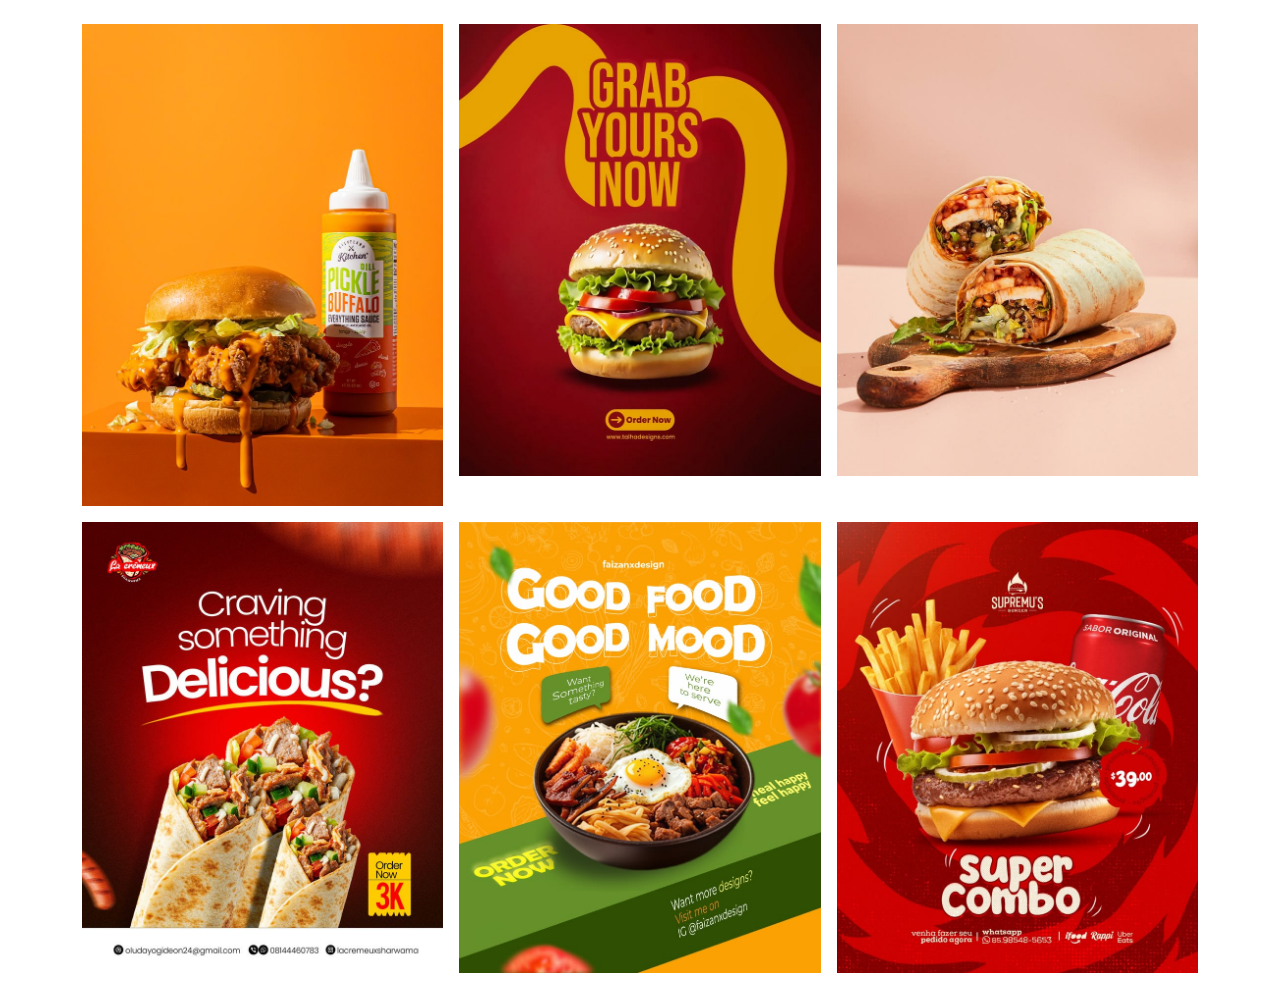
<file: index.html>
<!DOCTYPE html>
<html lang="en">
<head>
    <meta charset="UTF-8">
    <meta name="viewport" content="width=device-width, initial-scale=1.0">
    <title>Document</title>
    <link href="https://cdn.jsdelivr.net/npm/bootstrap@5.3.3/dist/css/bootstrap.min.css" rel="stylesheet">
    <link rel="stylesheet" href="https://cdnjs.cloudflare.com/ajax/libs/font-awesome/6.5.2/css/all.min.css">
    <link rel="stylesheet" href="style.css">


</head>
<body>
    <div class="container py-4">
        <div class="row g-3">
            <div class="col-md-4">
                <div class="item">
                    <img src="./image/Cleveland Kitchen Dill Pickle Buffalo Sauce Food Photography.jpg"  class="w-100" alt="">
                    <div class="layer bg-white">
                        <h3>Item1</h3>
                        <p>Lorem ipsum dolor sit amet consectetur adipisicing elit. Distinctio, ad.</p>
                    </div>
                </div>
            </div>
            <div class="col-md-4">
                <div class="item">
                    <img src="./image/burger-poster.jpg"  class="w-100" alt="">
                    <div class="layer bg-white">
                        <h3>Item2</h3>
                        <p>Lorem ipsum dolor sit amet consectetur adipisicing elit. Distinctio, ad.</p>
                    </div>
                </div>
            </div>
            <div class="col-md-4">
                <div class="item">
                    <img src="./image/Irresistible BBQ Chicken Wraps with Homemade Coleslaw!.jpg" 
                    class="w-100">
                    <div class="layer bg-white">
                        <h3>Item3</h3>
                        <p>Lorem ipsum dolor sit amet consectetur adipisicing elit. Distinctio, ad.</p>
                    </div>
                </div>
            </div>
            <div class="col-md-4">
                <div class="item">
                    <img src="./image/11111111111111.jpg"  class="w-100" alt="">
                    <div class="layer bg-white">
                        <h3>Item4</h3>
                        <p>Lorem ipsum dolor sit amet consectetur adipisicing elit. Distinctio, ad.</p>
                    </div>
                </div>
            </div>
            <div class="col-md-4">
                <div class="item">
                    <img src="./image/Ramen Bowl _  Food Poster Design 🍜.jpg"  class="w-100" alt="">
                    <div class="layer bg-white">
                        <h3>Item4</h3>
                        <p>Lorem ipsum dolor sit amet consectetur adipisicing elit. Distinctio, ad.</p>
                    </div>
                </div>
            </div>
            <div class="col-md-4">
                <div class="item">
                    <img src="./image/Social Media - hamburgueria.jpg"  class="w-100" alt="">
                    <div class="layer bg-white">
                        <h3>Item5</h3>
                        <p>Lorem ipsum dolor sit amet consectetur adipisicing elit. Distinctio, ad.</p>
                    </div>
                </div>
            </div>                     
        </div>
        
    </div>
    <div id="boxContainer" class="d-none">
         <div id="boxInner" class="d-flex justify-content-between    align-items-center position-relative py-3">
             <i id="close" class="fa-solid fa-xmark position-absolute top-0 end-0 m-3 fa-lg"></i>
             <i id="prev" class="fa-solid fa-arrow-left fa-lg"></i>
             <i id="next" class="fa-solid fa-arrow-right fa-lg"></i>
        </div>
    </div>

    <script src="https://cdn.jsdelivr.net/npm/bootstrap@5.3.3/dist/js/bootstrap.bundle.min.js"></script>
    <script src="script.js"></script>
</body>
</html>
</file>
<file: style.css>
.item{
    position: relative;
    cursor: pointer;
    overflow: hidden;

}
.layer{
    position: absolute;
    bottom: -100%;
    left: 15px;
    right:15px ;
    opacity:0 ;
    transition: all 0.5s;
    text-align: center;
    padding-top: 5px;
}
.item:hover .layer{
    bottom: 20px;
    opacity: 1;

}
#boxContainer{
    position: fixed;
    top: 0;
    left: 0;
    right: 0;
    bottom: 0;
    background-color: rgba(0, 0, 0, .6);
    justify-content: center;
    align-items: center;
}
#boxInner{
    width: 35%;
    height: 550px;
    background-image: url(images/2.jfif);
    background-position: center;
    background-size: cover;
    background-repeat: no-repeat;
}
</file>
